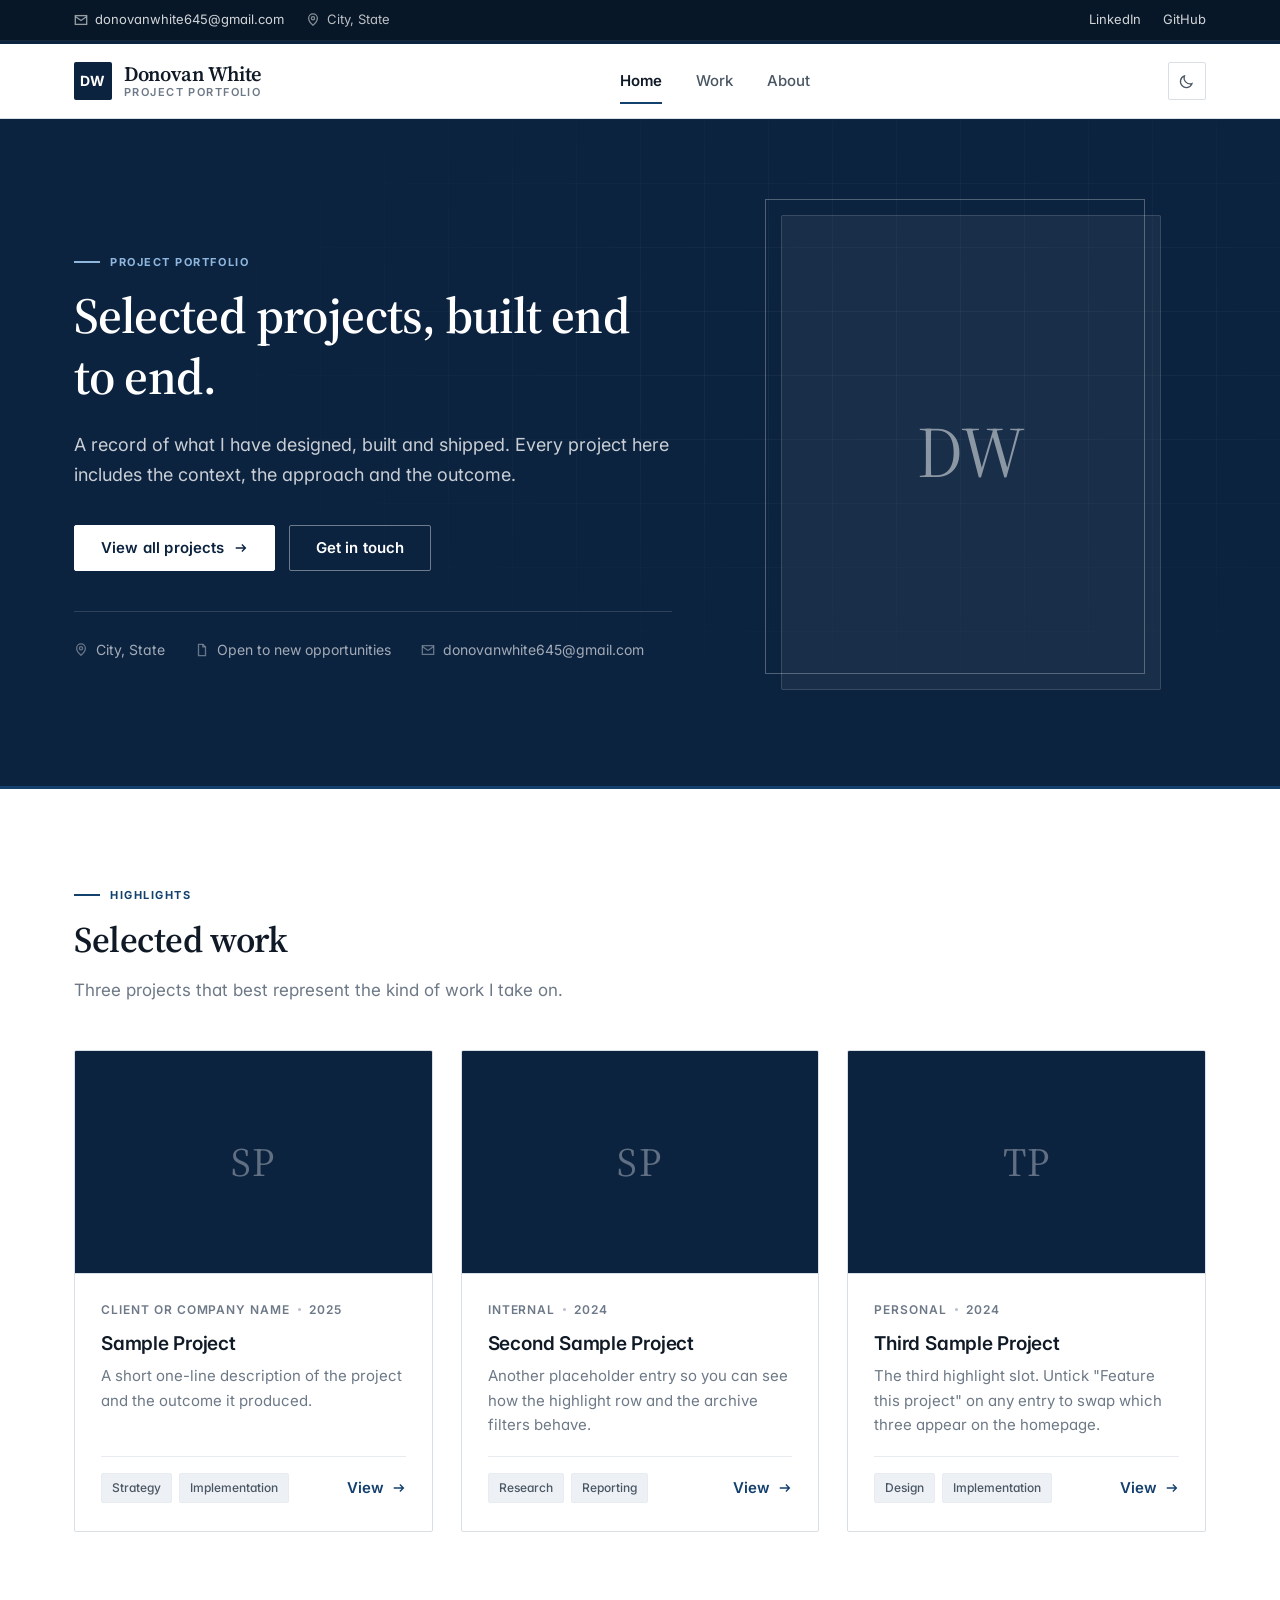
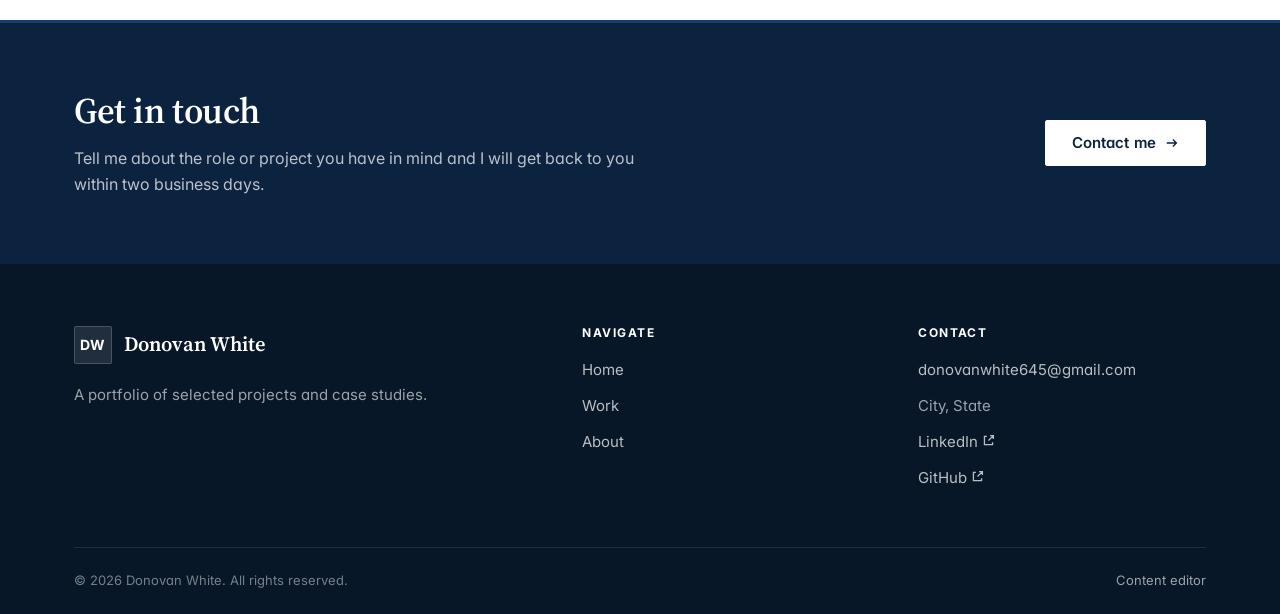
<file: index.html>
<!DOCTYPE html>
<html lang="en" data-theme="light">
<head>
<meta charset="utf-8">
<meta name="viewport" content="width=device-width, initial-scale=1">
<title>Donovan White · Project Portfolio</title>
<meta name="description" content="Selected projects and case studies.">
<meta name="color-scheme" content="light dark">
<meta property="og:title" content="Donovan White · Project Portfolio">
<meta property="og:description" content="Selected projects and case studies.">
<meta property="og:type" content="website">
<link rel="icon" href="assets/img/favicon.svg" type="image/svg+xml">
<link rel="preconnect" href="https://fonts.googleapis.com">
<link rel="preconnect" href="https://fonts.gstatic.com" crossorigin>
<link rel="stylesheet" href="https://fonts.googleapis.com/css2?family=Inter:wght@400;500;600;700&family=Source+Serif+4:opsz,wght@8..60,400;8..60,600&display=swap">
<link rel="stylesheet" href="assets/css/main.css">
<script>
/* Apply the saved theme before first paint to avoid a flash of the wrong palette. */
(function () {
  try {
    var saved = localStorage.getItem("portfolio:theme");
    var mode = (saved === "light" || saved === "dark") ? saved
      : (window.matchMedia && window.matchMedia("(prefers-color-scheme: dark)").matches ? "dark" : "light");
    document.documentElement.setAttribute("data-theme", mode);
  } catch (e) {}
})();
</script>
<script src="assets/js/site.js" defer></script>
</head>
<body data-page="home">
<a class="skip-link" href="#main">Skip to content</a>
<div data-site-header></div>
<noscript>
  <div class="container" style="padding:40px 24px">
    <div class="empty-state">
      <h3>JavaScript is required</h3>
      <p>This portfolio renders its content from a data file in the browser. Please enable JavaScript to view it.</p>
    </div>
  </div>
</noscript>
<main id="main">
<div data-hero></div>
<div data-featured></div>
<div data-cta></div>
</main>
<div data-site-footer></div>
</body>
</html>
</file>
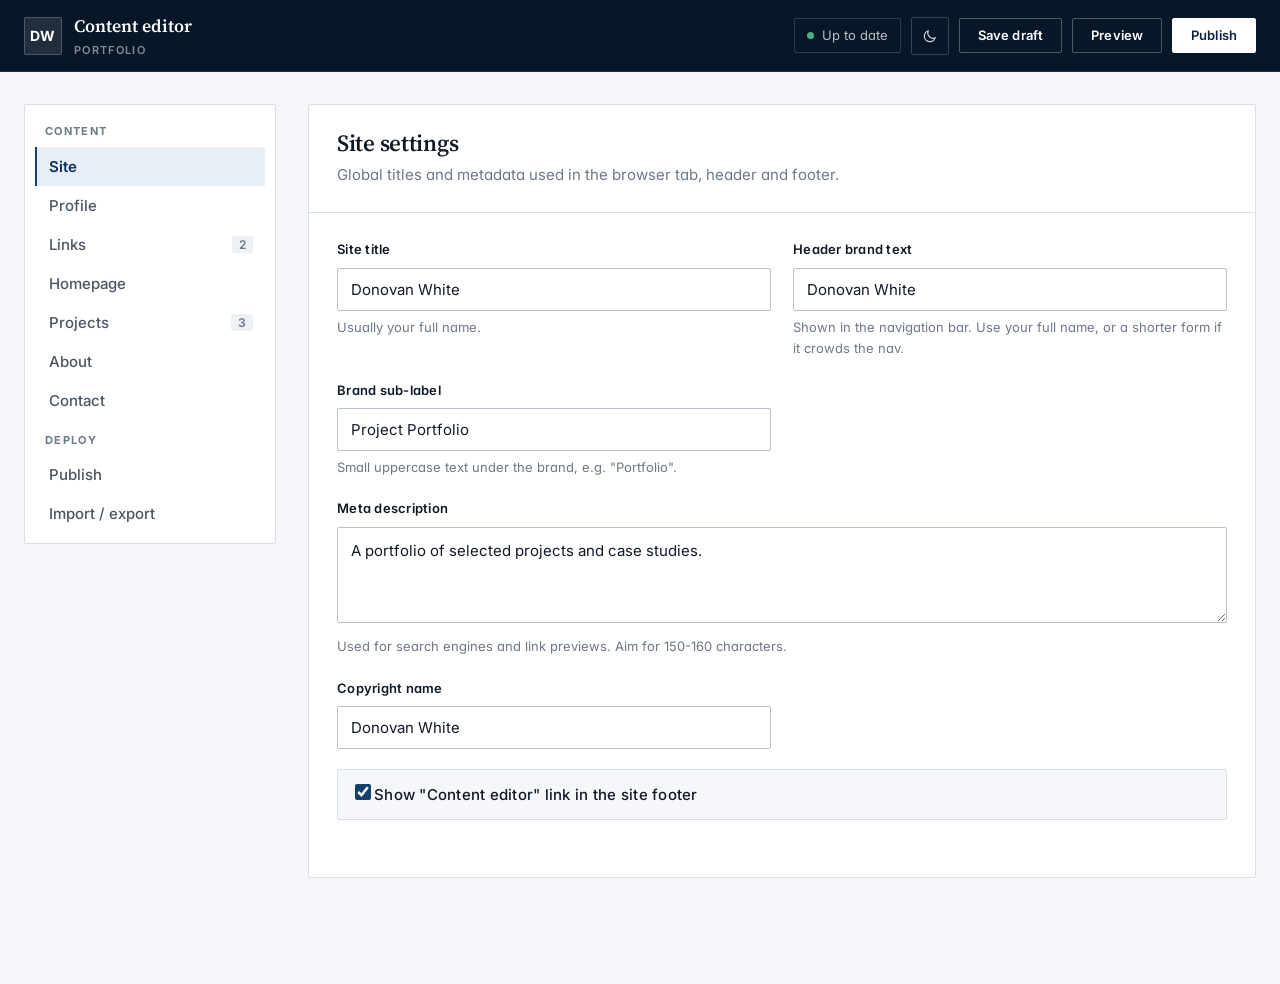
<file: admin/index.html>
<!DOCTYPE html>
<html lang="en" data-theme="light">
<head>
<meta charset="utf-8">
<meta name="viewport" content="width=device-width, initial-scale=1">
<title>Content editor · Portfolio</title>
<meta name="robots" content="noindex, nofollow">
<meta name="color-scheme" content="light dark">
<link rel="icon" href="../assets/img/favicon.svg" type="image/svg+xml">
<link rel="preconnect" href="https://fonts.googleapis.com">
<link rel="preconnect" href="https://fonts.gstatic.com" crossorigin>
<link rel="stylesheet" href="https://fonts.googleapis.com/css2?family=Inter:wght@400;500;600;700&family=Source+Serif+4:opsz,wght@8..60,400;8..60,600&display=swap">
<link rel="stylesheet" href="../assets/css/main.css">
<link rel="stylesheet" href="../assets/css/admin.css">
<script>
(function () {
  try {
    var saved = localStorage.getItem("portfolio:theme");
    var mode = (saved === "light" || saved === "dark") ? saved
      : (window.matchMedia && window.matchMedia("(prefers-color-scheme: dark)").matches ? "dark" : "light");
    document.documentElement.setAttribute("data-theme", mode);
  } catch (e) {}
})();
</script>
<script src="../assets/js/admin.js" defer></script>
</head>
<body class="admin">

<div class="admin-bar">
  <div class="admin-bar-inner">
    <a class="admin-brand" href="../index.html">
      <span class="brand-mark" aria-hidden="true" data-admin-initials>DW</span>
      <span>Content editor<small>Portfolio</small></span>
    </a>

    <div class="admin-bar-actions">
      <span class="save-state" data-save-state><span class="dot"></span><span>Loading…</span></span>
      <button class="icon-btn" type="button" data-theme-toggle aria-label="Toggle theme"
              style="border-color:rgba(255,255,255,.2);color:rgba(255,255,255,.8)"></button>
      <button class="btn btn--outline btn--sm" type="button" data-action="save"
              style="border-color:rgba(255,255,255,.28);color:#fff">Save draft</button>
      <button class="btn btn--outline btn--sm" type="button" data-action="top-preview"
              style="border-color:rgba(255,255,255,.28);color:#fff">Preview</button>
      <button class="btn btn--on-dark btn--sm" type="button" data-action="top-publish">Publish</button>
    </div>
  </div>
</div>

<div class="admin-shell">
  <nav class="admin-nav" data-admin-nav aria-label="Editor sections"></nav>
  <div class="admin-main" data-admin-main></div>
</div>

<div class="toast-stack"></div>

<noscript>
  <div style="max-width:700px;margin:60px auto;padding:0 24px">
    <div class="empty-state">
      <h3>JavaScript is required</h3>
      <p>The content editor runs entirely in your browser and needs JavaScript enabled.</p>
    </div>
  </div>
</noscript>

</body>
</html>
</file>
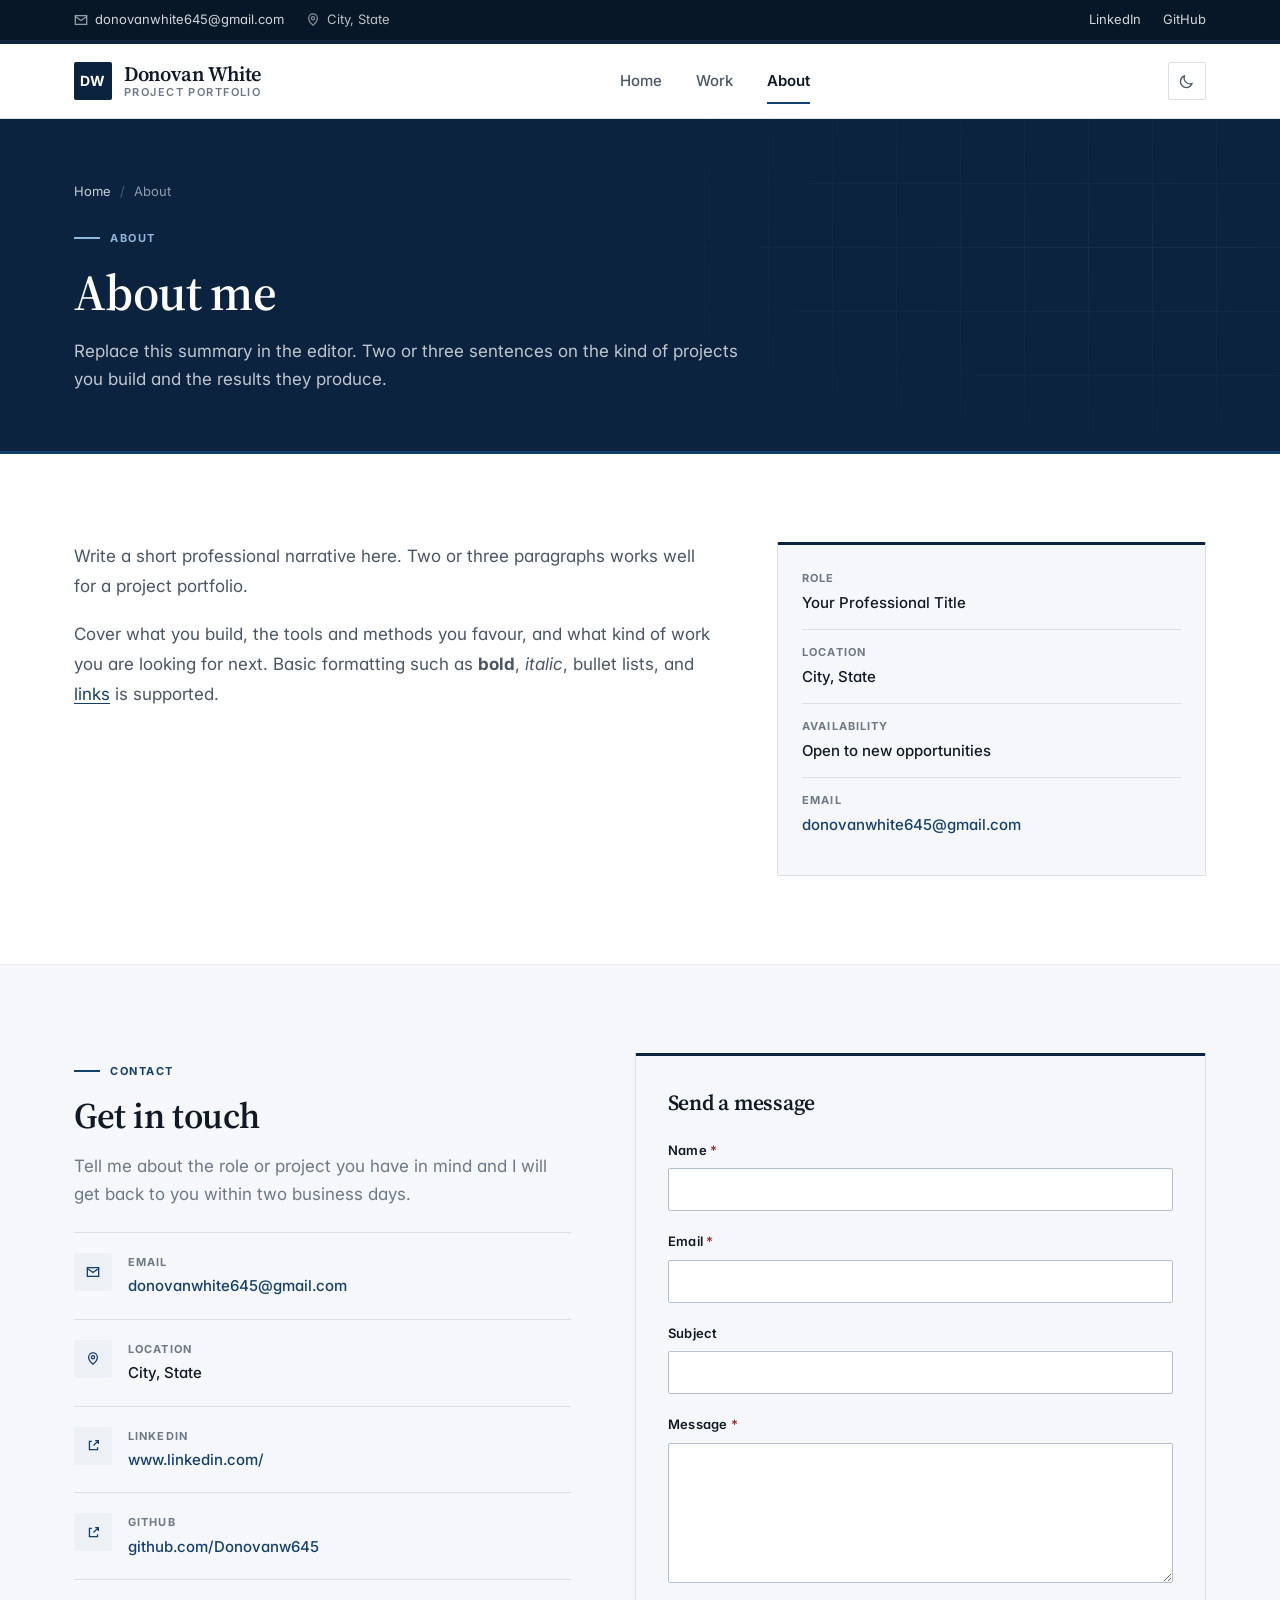
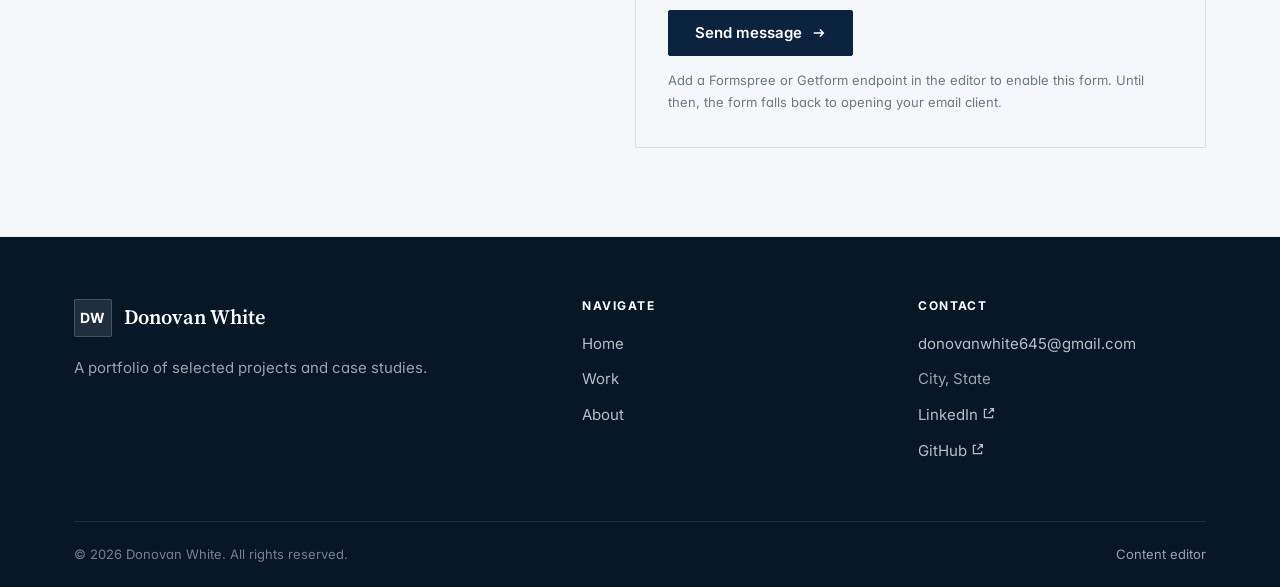
<file: about.html>
<!DOCTYPE html>
<html lang="en" data-theme="light">
<head>
<meta charset="utf-8">
<meta name="viewport" content="width=device-width, initial-scale=1">
<title>About · Donovan White</title>
<meta name="description" content="Background and how to get in touch.">
<meta name="color-scheme" content="light dark">
<meta property="og:title" content="About · Donovan White">
<meta property="og:description" content="Background and how to get in touch.">
<meta property="og:type" content="website">
<link rel="icon" href="assets/img/favicon.svg" type="image/svg+xml">
<link rel="preconnect" href="https://fonts.googleapis.com">
<link rel="preconnect" href="https://fonts.gstatic.com" crossorigin>
<link rel="stylesheet" href="https://fonts.googleapis.com/css2?family=Inter:wght@400;500;600;700&family=Source+Serif+4:opsz,wght@8..60,400;8..60,600&display=swap">
<link rel="stylesheet" href="assets/css/main.css">
<script>
/* Apply the saved theme before first paint to avoid a flash of the wrong palette. */
(function () {
  try {
    var saved = localStorage.getItem("portfolio:theme");
    var mode = (saved === "light" || saved === "dark") ? saved
      : (window.matchMedia && window.matchMedia("(prefers-color-scheme: dark)").matches ? "dark" : "light");
    document.documentElement.setAttribute("data-theme", mode);
  } catch (e) {}
})();
</script>
<script src="assets/js/site.js" defer></script>
</head>
<body data-page="about">
<a class="skip-link" href="#main">Skip to content</a>
<div data-site-header></div>
<noscript>
  <div class="container" style="padding:40px 24px">
    <div class="empty-state">
      <h3>JavaScript is required</h3>
      <p>This portfolio renders its content from a data file in the browser. Please enable JavaScript to view it.</p>
    </div>
  </div>
</noscript>
<main id="main">
<div data-banner></div>
<div data-about></div>
<div data-contact></div>
</main>
<div data-site-footer></div>
</body>
</html>
</file>
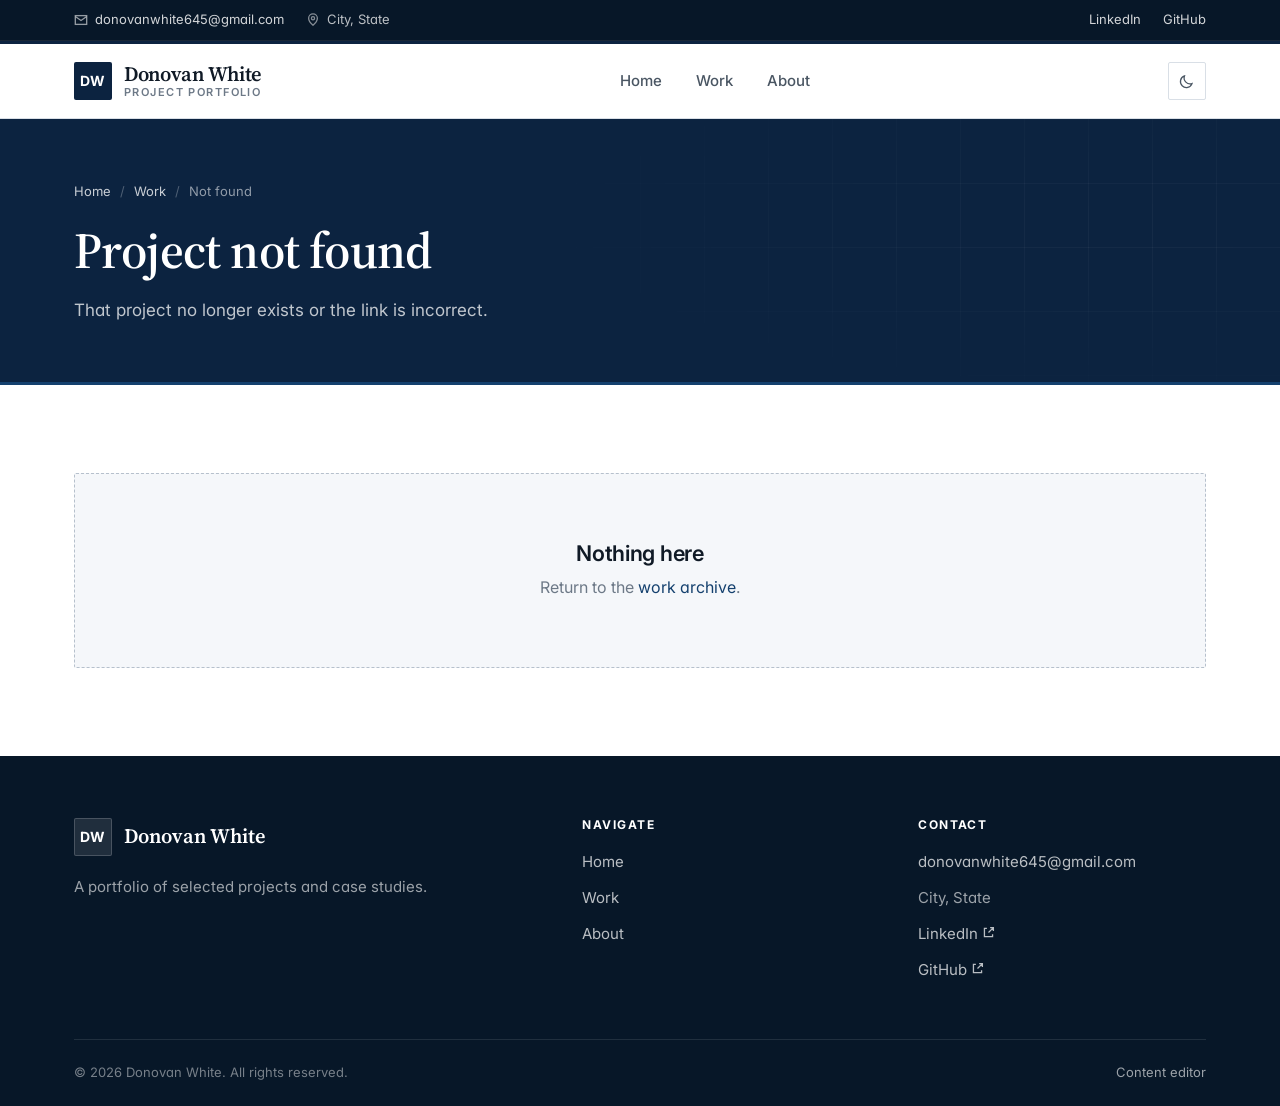
<file: project.html>
<!DOCTYPE html>
<html lang="en" data-theme="light">
<head>
<meta charset="utf-8">
<meta name="viewport" content="width=device-width, initial-scale=1">
<title>Case study · Donovan White</title>
<meta name="description" content="Project case study.">
<meta name="color-scheme" content="light dark">
<meta property="og:title" content="Case study · Donovan White">
<meta property="og:description" content="Project case study.">
<meta property="og:type" content="website">
<link rel="icon" href="assets/img/favicon.svg" type="image/svg+xml">
<link rel="preconnect" href="https://fonts.googleapis.com">
<link rel="preconnect" href="https://fonts.gstatic.com" crossorigin>
<link rel="stylesheet" href="https://fonts.googleapis.com/css2?family=Inter:wght@400;500;600;700&family=Source+Serif+4:opsz,wght@8..60,400;8..60,600&display=swap">
<link rel="stylesheet" href="assets/css/main.css">
<script>
/* Apply the saved theme before first paint to avoid a flash of the wrong palette. */
(function () {
  try {
    var saved = localStorage.getItem("portfolio:theme");
    var mode = (saved === "light" || saved === "dark") ? saved
      : (window.matchMedia && window.matchMedia("(prefers-color-scheme: dark)").matches ? "dark" : "light");
    document.documentElement.setAttribute("data-theme", mode);
  } catch (e) {}
})();
</script>
<script src="assets/js/site.js" defer></script>
</head>
<body data-page="project">
<a class="skip-link" href="#main">Skip to content</a>
<div data-site-header></div>
<noscript>
  <div class="container" style="padding:40px 24px">
    <div class="empty-state">
      <h3>JavaScript is required</h3>
      <p>This portfolio renders its content from a data file in the browser. Please enable JavaScript to view it.</p>
    </div>
  </div>
</noscript>
<main id="main">
<div data-banner></div>
<div data-project-detail></div>
<div data-cta></div>
</main>
<div data-site-footer></div>
</body>
</html>
</file>
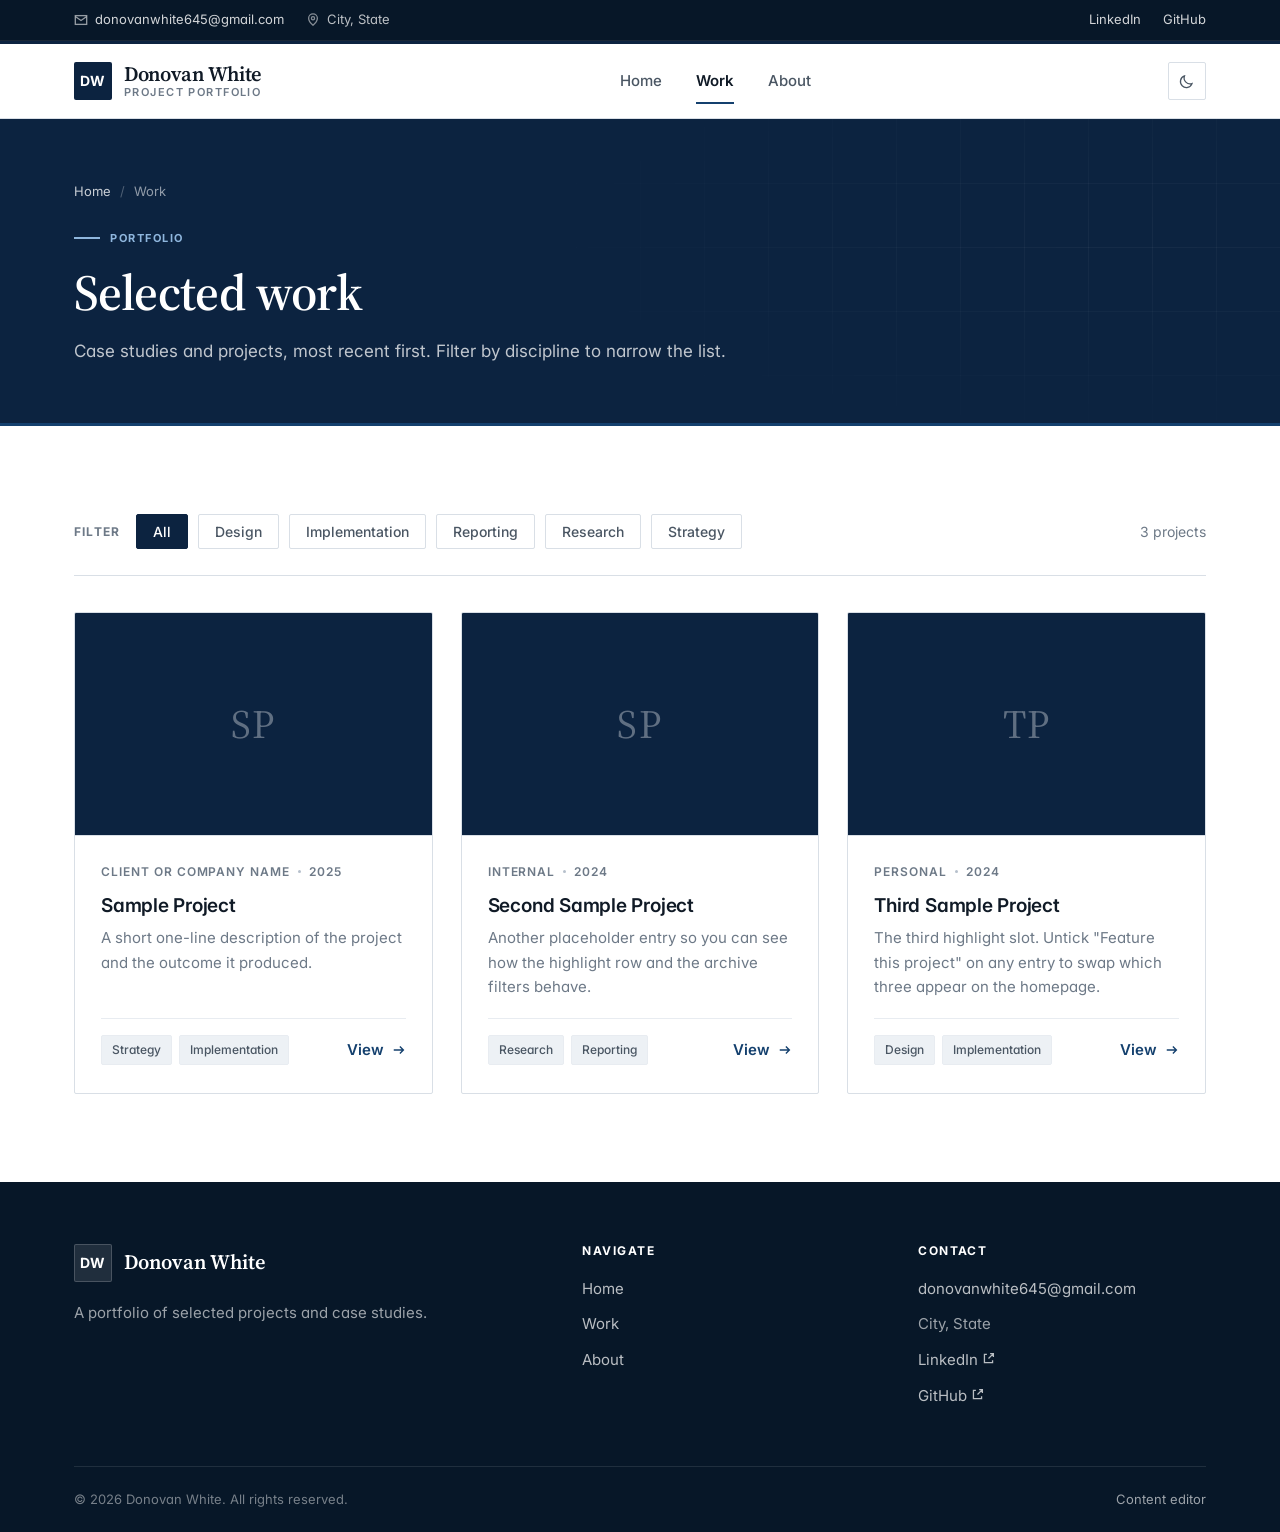
<file: projects.html>
<!DOCTYPE html>
<html lang="en" data-theme="light">
<head>
<meta charset="utf-8">
<meta name="viewport" content="width=device-width, initial-scale=1">
<title>Work · Donovan White</title>
<meta name="description" content="Every project, with filters by discipline.">
<meta name="color-scheme" content="light dark">
<meta property="og:title" content="Work · Donovan White">
<meta property="og:description" content="Every project, with filters by discipline.">
<meta property="og:type" content="website">
<link rel="icon" href="assets/img/favicon.svg" type="image/svg+xml">
<link rel="preconnect" href="https://fonts.googleapis.com">
<link rel="preconnect" href="https://fonts.gstatic.com" crossorigin>
<link rel="stylesheet" href="https://fonts.googleapis.com/css2?family=Inter:wght@400;500;600;700&family=Source+Serif+4:opsz,wght@8..60,400;8..60,600&display=swap">
<link rel="stylesheet" href="assets/css/main.css">
<script>
/* Apply the saved theme before first paint to avoid a flash of the wrong palette. */
(function () {
  try {
    var saved = localStorage.getItem("portfolio:theme");
    var mode = (saved === "light" || saved === "dark") ? saved
      : (window.matchMedia && window.matchMedia("(prefers-color-scheme: dark)").matches ? "dark" : "light");
    document.documentElement.setAttribute("data-theme", mode);
  } catch (e) {}
})();
</script>
<script src="assets/js/site.js" defer></script>
</head>
<body data-page="projects">
<a class="skip-link" href="#main">Skip to content</a>
<div data-site-header></div>
<noscript>
  <div class="container" style="padding:40px 24px">
    <div class="empty-state">
      <h3>JavaScript is required</h3>
      <p>This portfolio renders its content from a data file in the browser. Please enable JavaScript to view it.</p>
    </div>
  </div>
</noscript>
<main id="main">
<div data-banner></div>
<div data-projects></div>
<div data-cta></div>
</main>
<div data-site-footer></div>
</body>
</html>
</file>
<file: assets/css/main.css>
/* ==========================================================================
   Portfolio - Core stylesheet
   Design language: corporate blue, squared edges, hairline rules,
   restrained typography. No decorative gradients on interactive elements.
   ========================================================================== */

/* --------------------------------------------------------------------------
   1. Tokens
   -------------------------------------------------------------------------- */
:root {
  /* Brand blues */
  --c-navy:        #0c2340;
  --c-navy-dark:   #071728;
  --c-navy-soft:   #14304f;
  --c-primary:     #14406e;
  --c-primary-dk:  #0e3059;
  --c-primary-lt:  #2d6396;
  --c-primary-pale:#e8eef5;

  /* Neutrals */
  --c-ink:         #101a26;
  --c-body:        #4a5663;
  --c-muted:       #6d7987;
  --c-line:        #d9dfe6;
  --c-line-soft:   #e8ecf1;
  --c-line-strong: #b6c0cc;
  --c-surface:     #ffffff;
  --c-surface-2:   #f5f7fa;
  --c-surface-3:   #edf1f5;

  /* Status */
  --c-good:        #1d6b4f;
  --c-warn:        #8a5a12;
  --c-bad:         #9b2c2c;

  /* Shape */
  --r:             2px;
  --r-none:        0px;
  --shadow-sm:     0 1px 2px rgba(16, 26, 38, 0.06);
  --shadow-md:     0 2px 8px rgba(16, 26, 38, 0.08);
  --shadow-lg:     0 8px 28px rgba(16, 26, 38, 0.12);

  /* Metrics */
  --container:     1180px;
  --gutter:        24px;
  --section-y:     88px;

  /* Type */
  --font-sans: "Inter", -apple-system, BlinkMacSystemFont, "Segoe UI", Roboto,
               "Helvetica Neue", Arial, sans-serif;
  --font-serif: "Source Serif 4", Georgia, "Times New Roman", serif;
  --font-mono: ui-monospace, SFMono-Regular, "SF Mono", Menlo, Consolas, monospace;
}

/* Dark theme -------------------------------------------------------------- */
:root[data-theme="dark"] {
  /* Kept a clear step darker than --c-surface so the hero, CTA and footer
     still read as distinct bands rather than blending into the page. */
  --c-navy:        #060e18;
  --c-navy-dark:   #03080e;
  --c-navy-soft:   #14243a;
  --c-primary:     #5f95cc;
  --c-primary-dk:  #7aabdc;
  --c-primary-lt:  #8dbbe6;
  --c-primary-pale:#16283d;

  --c-ink:         #eaeff5;
  --c-body:        #adb9c7;
  --c-muted:       #8593a3;
  --c-line:        #23364c;
  --c-line-soft:   #1b2b3d;
  --c-line-strong: #33506e;
  --c-surface:     #0d1825;
  --c-surface-2:   #111f30;
  --c-surface-3:   #16273b;

  --c-good:        #56b48c;
  --c-warn:        #d4a45a;
  --c-bad:         #e08585;

  --shadow-sm:     0 1px 2px rgba(0, 0, 0, 0.4);
  --shadow-md:     0 2px 8px rgba(0, 0, 0, 0.45);
  --shadow-lg:     0 8px 28px rgba(0, 0, 0, 0.55);
}

/* --------------------------------------------------------------------------
   2. Reset & base
   -------------------------------------------------------------------------- */
*, *::before, *::after { box-sizing: border-box; }

html {
  -webkit-text-size-adjust: 100%;
  scroll-behavior: smooth;
}
@media (prefers-reduced-motion: reduce) {
  html { scroll-behavior: auto; }
  *, *::before, *::after {
    animation-duration: 0.01ms !important;
    transition-duration: 0.01ms !important;
  }
}

body {
  margin: 0;
  font-family: var(--font-sans);
  font-size: 16px;
  line-height: 1.65;
  color: var(--c-body);
  background: var(--c-surface);
  -webkit-font-smoothing: antialiased;
  -moz-osx-font-smoothing: grayscale;
  font-feature-settings: "kern" 1, "liga" 1, "cv11" 1;
  overflow-x: hidden;
}

h1, h2, h3, h4, h5, h6 {
  margin: 0 0 0.6em;
  color: var(--c-ink);
  font-weight: 600;
  line-height: 1.22;
  letter-spacing: -0.012em;
}

h1 { font-family: var(--font-serif); font-size: clamp(2.1rem, 4.2vw, 3.15rem); font-weight: 600; }
h2 { font-family: var(--font-serif); font-size: clamp(1.6rem, 2.9vw, 2.25rem); font-weight: 600; }
h3 { font-size: clamp(1.15rem, 1.7vw, 1.35rem); }
h4 { font-size: 1.0625rem; }

p { margin: 0 0 1.1em; }
p:last-child { margin-bottom: 0; }

a {
  color: var(--c-primary);
  text-decoration: none;
  transition: color 0.15s ease;
}
a:hover { color: var(--c-primary-dk); text-decoration: underline; text-underline-offset: 3px; }

img { max-width: 100%; height: auto; display: block; border-style: none; }

ul, ol { margin: 0 0 1.1em; padding-left: 1.3em; }
li { margin-bottom: 0.4em; }

hr {
  border: 0;
  border-top: 1px solid var(--c-line);
  margin: 40px 0;
}

code, kbd, pre {
  font-family: var(--font-mono);
  font-size: 0.875em;
}
code {
  background: var(--c-surface-3);
  border: 1px solid var(--c-line-soft);
  padding: 0.1em 0.35em;
  border-radius: var(--r);
}

blockquote {
  margin: 1.6em 0;
  padding: 4px 0 4px 22px;
  border-left: 3px solid var(--c-primary);
  color: var(--c-ink);
  font-family: var(--font-serif);
  font-size: 1.1rem;
  font-style: italic;
}

:focus-visible {
  outline: 2px solid var(--c-primary);
  outline-offset: 2px;
}

::selection { background: var(--c-primary); color: #fff; }

/* --------------------------------------------------------------------------
   3. Layout primitives
   -------------------------------------------------------------------------- */
.container {
  width: 100%;
  max-width: var(--container);
  margin: 0 auto;
  padding: 0 var(--gutter);
}
.container--narrow { max-width: 820px; }

.section { padding: var(--section-y) 0; }
.section--tight { padding: 56px 0; }
.section--alt { background: var(--c-surface-2); border-top: 1px solid var(--c-line-soft); border-bottom: 1px solid var(--c-line-soft); }

.grid { display: grid; gap: 28px; }
.grid--2 { grid-template-columns: repeat(2, minmax(0, 1fr)); }
.grid--3 { grid-template-columns: repeat(3, minmax(0, 1fr)); }
.grid--4 { grid-template-columns: repeat(4, minmax(0, 1fr)); }

.stack > * + * { margin-top: 18px; }
.text-center { text-align: center; }
.visually-hidden {
  position: absolute !important;
  width: 1px; height: 1px;
  margin: -1px; padding: 0;
  overflow: hidden; clip: rect(0 0 0 0);
  white-space: nowrap; border: 0;
}

.skip-link {
  position: absolute;
  left: -9999px;
  top: 0;
  z-index: 200;
  background: var(--c-navy);
  color: #fff;
  padding: 12px 20px;
  font-size: 0.875rem;
  font-weight: 600;
}
.skip-link:focus { left: 0; color: #fff; }

/* --------------------------------------------------------------------------
   4. Section headers
   -------------------------------------------------------------------------- */
.eyebrow {
  display: inline-flex;
  align-items: center;
  gap: 10px;
  margin: 0 0 14px;
  font-size: 0.6875rem;
  font-weight: 700;
  letter-spacing: 0.14em;
  text-transform: uppercase;
  color: var(--c-primary);
}
.eyebrow::before {
  content: "";
  width: 26px;
  height: 2px;
  background: var(--c-primary);
}
.eyebrow--center { justify-content: center; }

.section-head { max-width: 680px; margin-bottom: 46px; }
.section-head--center { margin-left: auto; margin-right: auto; text-align: center; }
.section-head p {
  font-size: 1.0625rem;
  color: var(--c-muted);
  margin-bottom: 0;
}
.section-head h2 { margin-bottom: 14px; }

/* --------------------------------------------------------------------------
   5. Buttons
   -------------------------------------------------------------------------- */
.btn {
  display: inline-flex;
  align-items: center;
  justify-content: center;
  gap: 9px;
  padding: 13px 26px;
  border: 1px solid transparent;
  border-radius: var(--r);
  font-family: inherit;
  font-size: 0.9375rem;
  font-weight: 600;
  line-height: 1.2;
  letter-spacing: 0.01em;
  text-decoration: none;
  cursor: pointer;
  white-space: nowrap;
  transition: background-color 0.15s ease, border-color 0.15s ease, color 0.15s ease;
}
.btn:hover { text-decoration: none; }
.btn:disabled, .btn[aria-disabled="true"] { opacity: 0.5; cursor: not-allowed; }

.btn--primary {
  background: var(--c-navy);
  border-color: var(--c-navy);
  color: #fff;
}
.btn--primary:hover { background: var(--c-primary); border-color: var(--c-primary); color: #fff; }

.btn--outline {
  background: transparent;
  border-color: var(--c-line-strong);
  color: var(--c-ink);
}
.btn--outline:hover { border-color: var(--c-navy); background: var(--c-surface-2); color: var(--c-ink); }

.btn--ghost {
  background: transparent;
  border-color: transparent;
  color: var(--c-primary);
  padding-left: 0;
  padding-right: 0;
}
.btn--ghost:hover { color: var(--c-primary-dk); background: transparent; }

.btn--on-dark {
  background: #fff;
  border-color: #fff;
  color: var(--c-navy);
}
.btn--on-dark:hover { background: var(--c-primary-pale); border-color: var(--c-primary-pale); color: var(--c-navy); }

.btn--outline-on-dark {
  background: transparent;
  border-color: rgba(255, 255, 255, 0.4);
  color: #fff;
}
.btn--outline-on-dark:hover { border-color: #fff; background: rgba(255, 255, 255, 0.08); color: #fff; }

.btn--sm { padding: 9px 18px; font-size: 0.8125rem; }

.btn-row { display: flex; flex-wrap: wrap; gap: 14px; }

.arrow-link {
  display: inline-flex;
  align-items: center;
  gap: 8px;
  font-size: 0.9375rem;
  font-weight: 600;
  color: var(--c-primary);
}
.arrow-link svg { transition: transform 0.18s ease; }
.arrow-link:hover { text-decoration: none; }
.arrow-link:hover svg { transform: translateX(4px); }

/* --------------------------------------------------------------------------
   6. Header / navigation
   -------------------------------------------------------------------------- */
.utility-bar {
  background: var(--c-navy-dark);
  color: rgba(255, 255, 255, 0.72);
  font-size: 0.8125rem;
  border-bottom: 1px solid rgba(255, 255, 255, 0.07);
}
.utility-bar .container {
  display: flex;
  align-items: center;
  justify-content: space-between;
  gap: 20px;
  min-height: 40px;
  padding-top: 6px;
  padding-bottom: 6px;
}
.utility-bar a { color: rgba(255, 255, 255, 0.82); }
.utility-bar a:hover { color: #fff; text-decoration: none; }
.utility-items { display: flex; align-items: center; gap: 22px; flex-wrap: wrap; }
.utility-item { display: inline-flex; align-items: center; gap: 7px; }
.utility-item svg { opacity: 0.7; flex: none; }

.site-header {
  position: sticky;
  top: 0;
  z-index: 100;
  background: var(--c-surface);
  border-bottom: 1px solid var(--c-line);
}
.site-header::before {
  content: "";
  display: block;
  height: 3px;
  background: var(--c-navy);
}
.site-header.is-stuck { box-shadow: var(--shadow-sm); }

.header-inner {
  display: flex;
  align-items: center;
  justify-content: space-between;
  gap: 24px;
  min-height: 74px;
}

.brand {
  display: inline-flex;
  align-items: center;
  gap: 12px;
  color: var(--c-ink);
  font-family: var(--font-serif);
  font-size: 1.28rem;
  font-weight: 600;
  letter-spacing: -0.015em;
}
.brand:hover { text-decoration: none; color: var(--c-ink); }
.brand-mark {
  display: grid;
  place-items: center;
  width: 38px;
  height: 38px;
  flex: none;
  background: var(--c-navy);
  color: #fff;
  font-family: var(--font-sans);
  font-size: 0.875rem;
  font-weight: 700;
  letter-spacing: 0.02em;
  border-radius: var(--r);
}
.brand-text { display: flex; flex-direction: column; line-height: 1.15; }
.brand-sub {
  font-family: var(--font-sans);
  font-size: 0.6875rem;
  font-weight: 600;
  letter-spacing: 0.13em;
  text-transform: uppercase;
  color: var(--c-muted);
}

.site-nav { display: flex; align-items: center; gap: 4px; }
.site-nav a {
  position: relative;
  padding: 10px 15px;
  font-size: 0.9375rem;
  font-weight: 500;
  color: var(--c-body);
  border-radius: var(--r);
}
.site-nav a:hover { color: var(--c-ink); background: var(--c-surface-2); text-decoration: none; }
.site-nav a.is-active { color: var(--c-ink); font-weight: 600; }
.site-nav a.is-active::after {
  content: "";
  position: absolute;
  left: 15px; right: 15px; bottom: -1px;
  height: 2px;
  background: var(--c-primary);
}

.header-actions { display: flex; align-items: center; gap: 12px; }

.icon-btn {
  display: grid;
  place-items: center;
  width: 38px;
  height: 38px;
  padding: 0;
  background: transparent;
  border: 1px solid var(--c-line);
  border-radius: var(--r);
  color: var(--c-body);
  cursor: pointer;
  transition: border-color 0.15s ease, color 0.15s ease, background-color 0.15s ease;
}
.icon-btn:hover { border-color: var(--c-line-strong); color: var(--c-ink); background: var(--c-surface-2); }

.nav-toggle { display: none; }

@media (max-width: 900px) {
  .nav-toggle { display: grid; }
  .site-nav {
    position: fixed;
    inset: 0 0 0 auto;
    width: min(320px, 82vw);
    flex-direction: column;
    align-items: stretch;
    gap: 0;
    padding: 26px 22px;
    background: var(--c-surface);
    border-left: 1px solid var(--c-line);
    box-shadow: var(--shadow-lg);
    transform: translateX(100%);
    transition: transform 0.24s ease;
    overflow-y: auto;
    z-index: 120;
  }
  .site-nav.is-open { transform: translateX(0); }
  .site-nav a {
    padding: 15px 8px;
    border-bottom: 1px solid var(--c-line-soft);
    border-radius: 0;
    font-size: 1rem;
  }
  .site-nav a.is-active::after { left: 8px; right: auto; width: 20px; bottom: 8px; }
  .nav-close { align-self: flex-end; margin-bottom: 14px; }
  .nav-backdrop {
    position: fixed;
    inset: 0;
    background: rgba(12, 35, 64, 0.42);
    opacity: 0;
    visibility: hidden;
    transition: opacity 0.24s ease, visibility 0.24s ease;
    z-index: 110;
  }
  .nav-backdrop.is-open { opacity: 1; visibility: visible; }
  .utility-bar .utility-items .utility-item--hide-sm { display: none; }
}
@media (min-width: 901px) {
  .nav-close { display: none; }
  .nav-backdrop { display: none; }
}

/* --------------------------------------------------------------------------
   7. Hero
   -------------------------------------------------------------------------- */
.hero {
  position: relative;
  background: var(--c-navy);
  color: rgba(255, 255, 255, 0.82);
  overflow: hidden;
  border-bottom: 3px solid var(--c-primary);
}
.hero::after {
  content: "";
  position: absolute;
  inset: 0;
  background-image:
    linear-gradient(rgba(255, 255, 255, 0.045) 1px, transparent 1px),
    linear-gradient(90deg, rgba(255, 255, 255, 0.045) 1px, transparent 1px);
  background-size: 64px 64px;
  mask-image: radial-gradient(ellipse 85% 75% at 72% 35%, #000 10%, transparent 72%);
  -webkit-mask-image: radial-gradient(ellipse 85% 75% at 72% 35%, #000 10%, transparent 72%);
  pointer-events: none;
}
.hero .container { position: relative; z-index: 1; }

.hero-grid {
  display: grid;
  grid-template-columns: minmax(0, 1.12fr) minmax(0, 0.88fr);
  gap: 64px;
  align-items: center;
  padding: 96px 0;
}
.hero h1 { color: #fff; margin-bottom: 22px; }
.hero .eyebrow { color: #8fb6dd; }
.hero .eyebrow::before { background: #8fb6dd; }
.hero-lede {
  font-size: 1.125rem;
  line-height: 1.7;
  color: rgba(255, 255, 255, 0.78);
  max-width: 56ch;
  margin-bottom: 34px;
}
.hero .btn-row { margin-bottom: 40px; }

.hero-meta {
  display: flex;
  flex-wrap: wrap;
  gap: 12px 30px;
  padding-top: 26px;
  border-top: 1px solid rgba(255, 255, 255, 0.14);
  font-size: 0.875rem;
  color: rgba(255, 255, 255, 0.62);
}
.hero-meta span { display: inline-flex; align-items: center; gap: 8px; }
.hero-meta svg { opacity: 0.6; flex: none; }

.hero-portrait { position: relative; justify-self: center; width: 100%; max-width: 380px; }
.hero-portrait::before {
  content: "";
  position: absolute;
  left: -16px; top: -16px;
  width: 100%; height: 100%;
  border: 1px solid rgba(255, 255, 255, 0.28);
  pointer-events: none;
}
.hero-portrait img {
  position: relative;
  width: 100%;
  aspect-ratio: 4 / 5;
  object-fit: cover;
  border-radius: var(--r);
  filter: saturate(0.94);
}
.hero-portrait--placeholder {
  display: grid;
  place-items: center;
  aspect-ratio: 4 / 5;
  background: rgba(255, 255, 255, 0.05);
  border: 1px solid rgba(255, 255, 255, 0.14);
  color: rgba(255, 255, 255, 0.5);
  font-family: var(--font-serif);
  font-size: 4.5rem;
  border-radius: var(--r);
}

/* Compact page banner (interior pages) */
.page-banner {
  background: var(--c-navy);
  color: rgba(255, 255, 255, 0.78);
  border-bottom: 3px solid var(--c-primary);
  padding: 62px 0 58px;
  position: relative;
  overflow: hidden;
}
.page-banner::after {
  content: "";
  position: absolute;
  inset: 0;
  background-image:
    linear-gradient(rgba(255, 255, 255, 0.04) 1px, transparent 1px),
    linear-gradient(90deg, rgba(255, 255, 255, 0.04) 1px, transparent 1px);
  background-size: 64px 64px;
  mask-image: radial-gradient(ellipse 70% 100% at 88% 40%, #000 5%, transparent 70%);
  -webkit-mask-image: radial-gradient(ellipse 70% 100% at 88% 40%, #000 5%, transparent 70%);
  pointer-events: none;
}
.page-banner .container { position: relative; z-index: 1; }
.page-banner h1 { color: #fff; margin-bottom: 14px; }
.page-banner .eyebrow { color: #8fb6dd; }
.page-banner .eyebrow::before { background: #8fb6dd; }
.page-banner p { max-width: 62ch; font-size: 1.0625rem; color: rgba(255, 255, 255, 0.74); margin-bottom: 0; }

.breadcrumb {
  display: flex;
  flex-wrap: wrap;
  align-items: center;
  gap: 9px;
  margin-bottom: 18px;
  font-size: 0.8125rem;
  color: rgba(255, 255, 255, 0.55);
}
.breadcrumb a { color: rgba(255, 255, 255, 0.78); }
.breadcrumb a:hover { color: #fff; }
.breadcrumb .sep { opacity: 0.5; }

/* --------------------------------------------------------------------------
   8. Cards
   -------------------------------------------------------------------------- */
.card {
  display: flex;
  flex-direction: column;
  background: var(--c-surface);
  border: 1px solid var(--c-line);
  border-radius: var(--r);
  transition: border-color 0.18s ease, box-shadow 0.18s ease, transform 0.18s ease;
}
a.card:hover, .card--link:hover {
  border-color: var(--c-line-strong);
  box-shadow: var(--shadow-md);
  text-decoration: none;
}

/* Service / capability card */
.service-card {
  padding: 34px 30px;
  background: var(--c-surface);
  border: 1px solid var(--c-line);
  border-top: 3px solid var(--c-navy);
  border-radius: var(--r);
  transition: box-shadow 0.18s ease, border-top-color 0.18s ease;
}
.service-card:hover { box-shadow: var(--shadow-md); border-top-color: var(--c-primary); }
.service-num {
  display: block;
  margin-bottom: 16px;
  font-family: var(--font-mono);
  font-size: 0.75rem;
  font-weight: 600;
  letter-spacing: 0.1em;
  color: var(--c-primary);
}
.service-card h3 { margin-bottom: 10px; }
.service-card p { color: var(--c-muted); font-size: 0.9375rem; margin-bottom: 0; }

/* Project card */
.project-card { overflow: hidden; }
.project-card .thumb {
  position: relative;
  aspect-ratio: 16 / 10;
  background: var(--c-surface-3);
  overflow: hidden;
  border-bottom: 1px solid var(--c-line);
}
.project-card .thumb img {
  width: 100%; height: 100%;
  object-fit: cover;
  transition: transform 0.4s ease;
}
.project-card:hover .thumb img { transform: scale(1.03); }
.thumb-placeholder {
  display: grid;
  place-items: center;
  width: 100%; height: 100%;
  background: var(--c-navy);
  color: rgba(255, 255, 255, 0.35);
  font-family: var(--font-serif);
  font-size: 2.5rem;
  letter-spacing: 0.04em;
}
.project-card .body { padding: 26px 26px 28px; display: flex; flex-direction: column; flex: 1; }
.project-card h3 { margin-bottom: 9px; font-size: 1.1875rem; color: var(--c-ink); }
.project-card .summary { font-size: 0.9375rem; color: var(--c-muted); margin-bottom: 18px; flex: 1; }
.project-card .foot {
  display: flex;
  align-items: center;
  justify-content: space-between;
  gap: 14px;
  padding-top: 16px;
  border-top: 1px solid var(--c-line-soft);
  font-size: 0.8125rem;
  color: var(--c-muted);
}

.meta-line {
  display: flex;
  flex-wrap: wrap;
  align-items: center;
  gap: 8px;
  margin-bottom: 12px;
  font-size: 0.75rem;
  font-weight: 600;
  letter-spacing: 0.08em;
  text-transform: uppercase;
  color: var(--c-muted);
}
.meta-line .dot { width: 3px; height: 3px; background: var(--c-line-strong); border-radius: 50%; }

/* Tags */
.tag-row { display: flex; flex-wrap: wrap; gap: 7px; }
.tag {
  display: inline-block;
  padding: 4px 10px;
  background: var(--c-surface-3);
  border: 1px solid var(--c-line-soft);
  border-radius: var(--r);
  font-size: 0.75rem;
  font-weight: 500;
  color: var(--c-body);
  white-space: nowrap;
}
.tag--solid { background: var(--c-primary-pale); border-color: transparent; color: var(--c-primary-dk); }
:root[data-theme="dark"] .tag--solid { color: var(--c-primary-lt); }

/* Filter bar */
.filter-bar {
  display: flex;
  flex-wrap: wrap;
  align-items: center;
  gap: 10px;
  padding-bottom: 26px;
  margin-bottom: 36px;
  border-bottom: 1px solid var(--c-line);
}
.filter-label {
  margin-right: 6px;
  font-size: 0.75rem;
  font-weight: 700;
  letter-spacing: 0.1em;
  text-transform: uppercase;
  color: var(--c-muted);
}
.filter-btn {
  padding: 8px 16px;
  background: transparent;
  border: 1px solid var(--c-line);
  border-radius: var(--r);
  font-family: inherit;
  font-size: 0.875rem;
  font-weight: 500;
  color: var(--c-body);
  cursor: pointer;
  transition: all 0.15s ease;
}
.filter-btn:hover { border-color: var(--c-line-strong); color: var(--c-ink); }
.filter-btn.is-active {
  background: var(--c-navy);
  border-color: var(--c-navy);
  color: #fff;
}
.filter-count { margin-left: auto; font-size: 0.875rem; color: var(--c-muted); }

/* --------------------------------------------------------------------------
   9. Prose (rendered markdown-lite)
   -------------------------------------------------------------------------- */
.prose { font-size: 1.0625rem; line-height: 1.75; color: var(--c-body); }
.prose h2 { font-size: 1.5rem; margin-top: 2em; margin-bottom: 0.6em; }
.prose h3 { font-size: 1.1875rem; margin-top: 1.7em; margin-bottom: 0.5em; }
.prose > :first-child { margin-top: 0; }
.prose ul, .prose ol { margin-bottom: 1.3em; }
.prose li { margin-bottom: 0.5em; }
.prose a { text-decoration: underline; text-underline-offset: 3px; }
.prose img { margin: 1.8em 0; border: 1px solid var(--c-line); border-radius: var(--r); }

/* --------------------------------------------------------------------------
   10. Project detail
   -------------------------------------------------------------------------- */
.detail-grid {
  display: grid;
  grid-template-columns: minmax(0, 1fr) 300px;
  gap: 60px;
  align-items: start;
}
.detail-figure {
  margin: 0 0 44px;
  border: 1px solid var(--c-line);
  border-radius: var(--r);
  overflow: hidden;
  background: var(--c-surface-3);
}
.detail-figure img { width: 100%; }

.fact-panel {
  position: sticky;
  top: 100px;
  background: var(--c-surface-2);
  border: 1px solid var(--c-line);
  border-top: 3px solid var(--c-navy);
  border-radius: var(--r);
  padding: 28px 26px;
}
.fact-panel h2 {
  font-family: var(--font-sans);
  font-size: 0.75rem;
  font-weight: 700;
  letter-spacing: 0.12em;
  text-transform: uppercase;
  color: var(--c-muted);
  margin-bottom: 20px;
}
.fact {
  padding: 13px 0;
  border-top: 1px solid var(--c-line);
  font-size: 0.9375rem;
}
.fact:first-of-type { border-top: 0; padding-top: 0; }
.fact dt {
  font-size: 0.6875rem;
  font-weight: 700;
  letter-spacing: 0.1em;
  text-transform: uppercase;
  color: var(--c-muted);
  margin-bottom: 4px;
}
.fact dd { margin: 0; color: var(--c-ink); font-weight: 500; }

.highlight-list { margin: 0; padding: 0; list-style: none; }
.highlight-list li {
  position: relative;
  padding: 14px 0 14px 30px;
  border-top: 1px solid var(--c-line);
  font-size: 0.9375rem;
  color: var(--c-ink);
}
.highlight-list li:first-child { border-top: 0; }
.highlight-list li::before {
  content: "";
  position: absolute;
  left: 4px; top: 1.45em;
  width: 12px; height: 1px;
  background: var(--c-primary);
}

.gallery-grid { display: grid; grid-template-columns: repeat(auto-fit, minmax(260px, 1fr)); gap: 18px; }
.gallery-grid img {
  width: 100%;
  aspect-ratio: 4 / 3;
  object-fit: cover;
  border: 1px solid var(--c-line);
  border-radius: var(--r);
}

.pager {
  display: flex;
  justify-content: space-between;
  gap: 20px;
  padding-top: 34px;
  margin-top: 56px;
  border-top: 1px solid var(--c-line);
}
.pager-link { max-width: 45%; }
.pager-link .lbl {
  display: block;
  font-size: 0.6875rem;
  font-weight: 700;
  letter-spacing: 0.11em;
  text-transform: uppercase;
  color: var(--c-muted);
  margin-bottom: 5px;
}
.pager-link .ttl { font-weight: 600; color: var(--c-ink); font-size: 0.9375rem; }
.pager-link:hover .ttl { color: var(--c-primary); }
.pager-link:hover { text-decoration: none; }
.pager-link--next { text-align: right; margin-left: auto; }

/* --------------------------------------------------------------------------
   11. About page
   -------------------------------------------------------------------------- */
.about-grid {
  display: grid;
  grid-template-columns: minmax(0, 1.5fr) minmax(0, 1fr);
  gap: 60px;
  align-items: start;
}
.about-portrait {
  width: 100%;
  aspect-ratio: 4 / 5;
  object-fit: cover;
  border: 1px solid var(--c-line);
  border-radius: var(--r);
}
.profile-card {
  padding: 24px;
  background: var(--c-surface-2);
  border: 1px solid var(--c-line);
  border-top: 3px solid var(--c-navy);
  border-radius: var(--r);
}
.profile-card--stacked { margin-top: 24px; }
.profile-card__cta { margin-top: 18px; width: 100%; }

@media (max-width: 900px) {
  .about-grid { grid-template-columns: minmax(0, 1fr); gap: 36px; }
  .about-portrait { max-width: 280px; }
}

/* Offset the sticky header when jumping to about.html#contact. */
#contact { scroll-margin-top: 92px; }

/* --------------------------------------------------------------------------
   12. Contact
   -------------------------------------------------------------------------- */
.contact-grid {
  display: grid;
  grid-template-columns: minmax(0, 1fr) minmax(0, 1.15fr);
  gap: 64px;
  align-items: start;
}
.contact-methods { border-top: 1px solid var(--c-line); }
.contact-method {
  display: flex;
  gap: 16px;
  padding: 20px 0;
  border-bottom: 1px solid var(--c-line);
}
.contact-method .ic {
  display: grid;
  place-items: center;
  width: 38px; height: 38px;
  flex: none;
  background: var(--c-surface-3);
  border-radius: var(--r);
  color: var(--c-primary);
}
.contact-method dt {
  font-size: 0.6875rem;
  font-weight: 700;
  letter-spacing: 0.1em;
  text-transform: uppercase;
  color: var(--c-muted);
  margin-bottom: 3px;
}
.contact-method dd { margin: 0; font-size: 0.9375rem; color: var(--c-ink); font-weight: 500; }

.form-card {
  background: var(--c-surface-2);
  border: 1px solid var(--c-line);
  border-top: 3px solid var(--c-navy);
  border-radius: var(--r);
  padding: 34px 32px;
}
.field { margin-bottom: 20px; }
.field label {
  display: block;
  margin-bottom: 7px;
  font-size: 0.8125rem;
  font-weight: 600;
  letter-spacing: 0.02em;
  color: var(--c-ink);
}
.field .req { color: var(--c-bad); }
.input, .textarea, .select {
  width: 100%;
  padding: 11px 13px;
  font-family: inherit;
  font-size: 0.9375rem;
  color: var(--c-ink);
  background: var(--c-surface);
  border: 1px solid var(--c-line-strong);
  border-radius: var(--r);
  transition: border-color 0.15s ease, box-shadow 0.15s ease;
}
.input:focus, .textarea:focus, .select:focus {
  outline: none;
  border-color: var(--c-primary);
  box-shadow: 0 0 0 3px var(--c-primary-pale);
}
.textarea { min-height: 140px; resize: vertical; line-height: 1.6; }
.field-hint { margin-top: 6px; font-size: 0.8125rem; color: var(--c-muted); }

.form-status {
  margin-top: 16px;
  padding: 12px 14px;
  border-radius: var(--r);
  font-size: 0.875rem;
  display: none;
}
.form-status.is-visible { display: block; }
.form-status--ok { background: #e7f2ec; border: 1px solid #bcdac9; color: var(--c-good); }
.form-status--err { background: #fbeaea; border: 1px solid #edc7c7; color: var(--c-bad); }
:root[data-theme="dark"] .form-status--ok { background: #122b22; border-color: #1f4a39; }
:root[data-theme="dark"] .form-status--err { background: #2d1717; border-color: #552828; }

/* --------------------------------------------------------------------------
   13. CTA band
   -------------------------------------------------------------------------- */
.cta-band {
  background: var(--c-navy);
  color: rgba(255, 255, 255, 0.78);
  padding: 66px 0;
  border-top: 3px solid var(--c-primary);
}
.cta-band h2 { color: #fff; margin-bottom: 12px; }
.cta-band p { max-width: 58ch; margin-bottom: 0; color: rgba(255, 255, 255, 0.72); }
.cta-inner {
  display: flex;
  align-items: center;
  justify-content: space-between;
  gap: 42px;
  flex-wrap: wrap;
}

/* --------------------------------------------------------------------------
   14. Footer
   -------------------------------------------------------------------------- */
.site-footer {
  background: var(--c-navy-dark);
  color: rgba(255, 255, 255, 0.6);
  font-size: 0.9375rem;
}
.footer-main {
  display: grid;
  grid-template-columns: minmax(0, 1.6fr) repeat(2, minmax(0, 1fr));
  gap: 48px;
  padding: 62px 0 46px;
}
.site-footer h4 {
  color: #fff;
  font-size: 0.75rem;
  font-weight: 700;
  letter-spacing: 0.12em;
  text-transform: uppercase;
  margin-bottom: 18px;
}
.site-footer a { color: rgba(255, 255, 255, 0.72); }
.site-footer a:hover { color: #fff; text-decoration: none; }
.footer-brand {
  display: inline-flex;
  align-items: center;
  gap: 12px;
  margin-bottom: 18px;
  color: #fff;
  font-family: var(--font-serif);
  font-size: 1.28rem;
  font-weight: 600;
}
.footer-brand .brand-mark { background: rgba(255, 255, 255, 0.1); border: 1px solid rgba(255, 255, 255, 0.18); }
.footer-about { max-width: 42ch; font-size: 0.9375rem; line-height: 1.7; }
.footer-links { list-style: none; margin: 0; padding: 0; }
.footer-links li { margin-bottom: 11px; }
.footer-bottom {
  display: flex;
  flex-wrap: wrap;
  align-items: center;
  justify-content: space-between;
  gap: 16px;
  padding: 22px 0;
  border-top: 1px solid rgba(255, 255, 255, 0.1);
  font-size: 0.8125rem;
  color: rgba(255, 255, 255, 0.45);
}
.footer-bottom a { color: rgba(255, 255, 255, 0.6); }

/* --------------------------------------------------------------------------
   15. Utility states
   -------------------------------------------------------------------------- */
.empty-state {
  padding: 66px 30px;
  text-align: center;
  border: 1px dashed var(--c-line-strong);
  border-radius: var(--r);
  background: var(--c-surface-2);
}
.empty-state h3 { margin-bottom: 8px; }
.empty-state p { color: var(--c-muted); margin-bottom: 0; }

.loading-note {
  padding: 60px 0;
  text-align: center;
  color: var(--c-muted);
  font-size: 0.9375rem;
}

/* Reveal-on-scroll is opt-in: the hidden state is applied only after the
   script confirms IntersectionObserver support, so content is never left
   invisible when the animation cannot run. */
:root.reveal-ready [data-reveal] {
  opacity: 0;
  transform: translateY(14px);
  transition: opacity 0.5s ease, transform 0.5s ease;
}
:root.reveal-ready [data-reveal].is-visible { opacity: 1; transform: none; }
@media (prefers-reduced-motion: reduce) {
  :root.reveal-ready [data-reveal] { opacity: 1; transform: none; }
}

.preview-banner {
  position: fixed;
  left: 0; right: 0; bottom: 0;
  z-index: 300;
  display: flex;
  align-items: center;
  justify-content: center;
  gap: 18px;
  flex-wrap: wrap;
  padding: 11px 20px;
  background: var(--c-warn);
  color: #fff;
  font-size: 0.875rem;
  font-weight: 500;
}
.preview-banner a { color: #fff; text-decoration: underline; }

/* --------------------------------------------------------------------------
   16. Responsive
   -------------------------------------------------------------------------- */
@media (max-width: 1040px) {
  .detail-grid { grid-template-columns: minmax(0, 1fr); gap: 42px; }
  .fact-panel { position: static; }
  .grid--4 { grid-template-columns: repeat(2, minmax(0, 1fr)); }
}

@media (max-width: 900px) {
  :root { --section-y: 62px; }
  .hero-grid { grid-template-columns: minmax(0, 1fr); gap: 46px; padding: 64px 0; }
  .hero-portrait { order: -1; max-width: 260px; justify-self: start; }
  .grid--3 { grid-template-columns: repeat(2, minmax(0, 1fr)); }
  .contact-grid { grid-template-columns: minmax(0, 1fr); gap: 44px; }
  .footer-main { grid-template-columns: repeat(2, minmax(0, 1fr)); gap: 36px; padding: 48px 0 36px; }
  .cta-inner { gap: 26px; }
}

@media (max-width: 640px) {
  :root { --gutter: 18px; --section-y: 52px; }
  body { font-size: 15.5px; }
  .grid--2, .grid--3, .grid--4 { grid-template-columns: minmax(0, 1fr); }
  .footer-main { grid-template-columns: minmax(0, 1fr); }
  .btn { width: 100%; }
  .btn-row { flex-direction: column; align-items: stretch; }
  .filter-count { width: 100%; margin-left: 0; }
  .pager { flex-direction: column; gap: 26px; }
  .pager-link { max-width: 100%; }
  .pager-link--next { text-align: left; }
  .form-card { padding: 26px 20px; }
}

/* --------------------------------------------------------------------------
   17. Print
   -------------------------------------------------------------------------- */
@media print {
  .site-header, .utility-bar, .site-footer, .cta-band, .nav-toggle,
  .preview-banner, .filter-bar, .pager { display: none !important; }
  body { color: #000; background: #fff; font-size: 11pt; }
  .hero, .page-banner { background: #fff !important; color: #000; border: 0; }
  .hero h1, .page-banner h1 { color: #000; }
  .hero-lede, .page-banner p { color: #333; }
  .section { padding: 18pt 0; }
  a { color: #000; text-decoration: underline; }
}
</file>
<file: assets/css/admin.css>
/* ==========================================================================
   Portfolio - content editor
   Shares the tokens from main.css; adds the editor shell and form controls.
   ========================================================================== */

body.admin {
  background: var(--c-surface-2);
  min-height: 100vh;
}

/* --------------------------------------------------------------------------
   Top bar
   -------------------------------------------------------------------------- */
.admin-bar {
  position: sticky;
  top: 0;
  z-index: 60;
  background: var(--c-navy-dark);
  border-bottom: 1px solid rgba(255, 255, 255, 0.1);
  color: rgba(255, 255, 255, 0.8);
}
.admin-bar-inner {
  display: flex;
  align-items: center;
  gap: 18px;
  flex-wrap: wrap;
  max-width: 1500px;
  margin: 0 auto;
  padding: 12px 24px;
  min-height: 62px;
}
.admin-brand {
  display: inline-flex;
  align-items: center;
  gap: 12px;
  color: #fff;
  font-family: var(--font-serif);
  font-size: 1.1rem;
  font-weight: 600;
}
.admin-brand:hover { color: #fff; text-decoration: none; }
.admin-brand .brand-mark { background: rgba(255, 255, 255, 0.1); border: 1px solid rgba(255, 255, 255, 0.2); }
.admin-brand small {
  display: block;
  font-family: var(--font-sans);
  font-size: 0.6875rem;
  font-weight: 600;
  letter-spacing: 0.12em;
  text-transform: uppercase;
  color: rgba(255, 255, 255, 0.5);
}
.admin-bar-actions { display: flex; align-items: center; gap: 10px; margin-left: auto; flex-wrap: wrap; }

.save-state {
  display: inline-flex;
  align-items: center;
  gap: 8px;
  padding: 6px 12px;
  border: 1px solid rgba(255, 255, 255, 0.16);
  border-radius: var(--r);
  font-size: 0.8125rem;
  color: rgba(255, 255, 255, 0.72);
  white-space: nowrap;
}
.save-state .dot { width: 7px; height: 7px; border-radius: 50%; background: #6d7987; flex: none; }
.save-state.is-dirty .dot { background: var(--c-warn); }
.save-state.is-saved .dot { background: #4caf82; }

/* --------------------------------------------------------------------------
   Shell
   -------------------------------------------------------------------------- */
.admin-shell {
  display: grid;
  grid-template-columns: 252px minmax(0, 1fr);
  gap: 32px;
  max-width: 1500px;
  margin: 0 auto;
  padding: 32px 24px 80px;
  align-items: start;
}

.admin-nav {
  position: sticky;
  top: 94px;
  background: var(--c-surface);
  border: 1px solid var(--c-line);
  border-radius: var(--r);
  padding: 10px;
}
.admin-nav h2 {
  margin: 10px 10px 8px;
  font-family: var(--font-sans);
  font-size: 0.6875rem;
  font-weight: 700;
  letter-spacing: 0.12em;
  text-transform: uppercase;
  color: var(--c-muted);
}
.admin-nav button {
  display: flex;
  align-items: center;
  justify-content: space-between;
  gap: 10px;
  width: 100%;
  padding: 10px 12px;
  background: transparent;
  border: 0;
  border-left: 2px solid transparent;
  border-radius: 0;
  font-family: inherit;
  font-size: 0.9375rem;
  font-weight: 500;
  color: var(--c-body);
  text-align: left;
  cursor: pointer;
  transition: background-color 0.14s ease, color 0.14s ease;
}
.admin-nav button:hover { background: var(--c-surface-2); color: var(--c-ink); }
.admin-nav button.is-active {
  background: var(--c-primary-pale);
  border-left-color: var(--c-primary);
  color: var(--c-primary-dk);
  font-weight: 600;
}
:root[data-theme="dark"] .admin-nav button.is-active { color: var(--c-primary-lt); }
.admin-nav .badge {
  padding: 1px 7px;
  background: var(--c-surface-3);
  border-radius: var(--r);
  font-size: 0.75rem;
  font-weight: 600;
  color: var(--c-muted);
}

.admin-main { min-width: 0; }

.panel {
  background: var(--c-surface);
  border: 1px solid var(--c-line);
  border-radius: var(--r);
  margin-bottom: 26px;
}
.panel-head {
  display: flex;
  align-items: flex-start;
  justify-content: space-between;
  gap: 20px;
  flex-wrap: wrap;
  padding: 24px 28px;
  border-bottom: 1px solid var(--c-line);
}
.panel-head h1, .panel-head h2 {
  font-family: var(--font-serif);
  font-size: 1.45rem;
  margin: 0 0 6px;
}
.panel-head p { margin: 0; font-size: 0.9375rem; color: var(--c-muted); max-width: 62ch; }
.panel-body { padding: 26px 28px 30px; }

/* --------------------------------------------------------------------------
   Form controls
   -------------------------------------------------------------------------- */
.form-grid { display: grid; grid-template-columns: repeat(2, minmax(0, 1fr)); gap: 0 22px; }
.form-grid .field--full { grid-column: 1 / -1; }

.field label { display: block; margin-bottom: 7px; font-size: 0.8125rem; font-weight: 600; color: var(--c-ink); }
.field-hint { margin-top: 6px; font-size: 0.8125rem; color: var(--c-muted); }

.checkbox-row {
  display: flex;
  align-items: center;
  gap: 10px;
  padding: 11px 13px;
  border: 1px solid var(--c-line);
  border-radius: var(--r);
  background: var(--c-surface-2);
  cursor: pointer;
}
.checkbox-row input { width: 16px; height: 16px; accent-color: var(--c-primary); cursor: pointer; }
.checkbox-row span { font-size: 0.9375rem; font-weight: 500; color: var(--c-ink); }

textarea.textarea--code {
  font-family: var(--font-mono);
  font-size: 0.8125rem;
  line-height: 1.6;
  min-height: 220px;
}

/* --------------------------------------------------------------------------
   Repeater lists
   -------------------------------------------------------------------------- */
.repeater { display: grid; gap: 14px; }

.repeat-item {
  border: 1px solid var(--c-line);
  border-radius: var(--r);
  background: var(--c-surface);
  overflow: hidden;
}
.repeat-item.is-open { border-color: var(--c-line-strong); box-shadow: var(--shadow-sm); }

.repeat-head {
  display: flex;
  align-items: center;
  gap: 12px;
  padding: 13px 16px;
  background: var(--c-surface-2);
  border-bottom: 1px solid transparent;
  cursor: pointer;
  user-select: none;
}
.repeat-item.is-open .repeat-head { border-bottom-color: var(--c-line); }
.repeat-index {
  display: grid;
  place-items: center;
  width: 26px; height: 26px;
  flex: none;
  background: var(--c-navy);
  color: #fff;
  border-radius: var(--r);
  font-size: 0.75rem;
  font-weight: 700;
  font-family: var(--font-mono);
}
.repeat-title {
  flex: 1;
  min-width: 0;
  font-size: 0.9375rem;
  font-weight: 600;
  color: var(--c-ink);
  overflow: hidden;
  text-overflow: ellipsis;
  white-space: nowrap;
}
.repeat-sub { font-size: 0.8125rem; font-weight: 400; color: var(--c-muted); }
.repeat-tools { display: flex; align-items: center; gap: 4px; flex: none; }
.tool-btn {
  display: grid;
  place-items: center;
  width: 30px; height: 30px;
  padding: 0;
  background: transparent;
  border: 1px solid transparent;
  border-radius: var(--r);
  color: var(--c-muted);
  cursor: pointer;
  transition: all 0.14s ease;
}
.tool-btn:hover { background: var(--c-surface-3); border-color: var(--c-line); color: var(--c-ink); }
.tool-btn:disabled { opacity: 0.3; cursor: not-allowed; }
.tool-btn--danger:hover { background: #fbeaea; border-color: #edc7c7; color: var(--c-bad); }
:root[data-theme="dark"] .tool-btn--danger:hover { background: #2d1717; border-color: #552828; }
.repeat-body { padding: 22px 20px 6px; display: none; }
.repeat-item.is-open .repeat-body { display: block; }

.sub-repeater {
  border: 1px solid var(--c-line);
  border-radius: var(--r);
  padding: 14px;
  background: var(--c-surface-2);
}
.sub-row {
  display: grid;
  grid-template-columns: minmax(0, 1fr) minmax(0, 1.6fr) auto;
  gap: 10px;
  align-items: start;
  margin-bottom: 10px;
}
.sub-row:last-of-type { margin-bottom: 0; }

/* --------------------------------------------------------------------------
   Media pickers
   -------------------------------------------------------------------------- */
.media-picker {
  display: grid;
  grid-template-columns: 128px minmax(0, 1fr);
  gap: 16px;
  padding: 14px;
  border: 1px solid var(--c-line);
  border-radius: var(--r);
  background: var(--c-surface-2);
}
.media-preview {
  display: grid;
  place-items: center;
  width: 128px;
  aspect-ratio: 4 / 3;
  background: var(--c-surface-3);
  border: 1px solid var(--c-line);
  border-radius: var(--r);
  overflow: hidden;
  color: var(--c-muted);
  font-size: 0.75rem;
  text-align: center;
  padding: 6px;
}
.media-preview img { width: 100%; height: 100%; object-fit: cover; }
.media-actions { display: flex; flex-wrap: wrap; gap: 8px; margin-bottom: 10px; }
.media-note { font-size: 0.75rem; color: var(--c-muted); margin-top: 8px; }
.media-note code { font-size: 0.7rem; }

.gallery-strip {
  display: grid;
  grid-template-columns: repeat(auto-fill, minmax(118px, 1fr));
  gap: 10px;
  margin-bottom: 12px;
}
.gallery-thumb {
  position: relative;
  aspect-ratio: 1;
  border: 1px solid var(--c-line);
  border-radius: var(--r);
  overflow: hidden;
  background: var(--c-surface-3);
}
.gallery-thumb img { width: 100%; height: 100%; object-fit: cover; }
.gallery-thumb button {
  position: absolute;
  top: 4px; right: 4px;
  display: grid;
  place-items: center;
  width: 22px; height: 22px;
  padding: 0;
  background: rgba(12, 35, 64, 0.86);
  border: 0;
  border-radius: var(--r);
  color: #fff;
  cursor: pointer;
}
.gallery-thumb button:hover { background: var(--c-bad); }

/* --------------------------------------------------------------------------
   Publish panel
   -------------------------------------------------------------------------- */
.callout {
  padding: 16px 18px;
  border: 1px solid var(--c-line);
  border-left: 3px solid var(--c-primary);
  border-radius: var(--r);
  background: var(--c-surface-2);
  font-size: 0.9375rem;
  margin-bottom: 22px;
}
.callout strong { color: var(--c-ink); }
.callout--warn { border-left-color: var(--c-warn); }
.callout--danger { border-left-color: var(--c-bad); }
.callout p:last-child { margin-bottom: 0; }
.callout ul { margin-bottom: 0; }

.log {
  margin-top: 20px;
  padding: 14px 16px;
  background: var(--c-navy-dark);
  border-radius: var(--r);
  font-family: var(--font-mono);
  font-size: 0.78125rem;
  line-height: 1.75;
  color: rgba(255, 255, 255, 0.78);
  max-height: 300px;
  overflow-y: auto;
  white-space: pre-wrap;
  word-break: break-word;
}
.log:empty { display: none; }
.log .ok { color: #7fd7ac; }
.log .err { color: #f09b9b; }
.log .info { color: #8fb6dd; }
.log .dim { color: rgba(255, 255, 255, 0.45); }

.stat-tiles {
  display: grid;
  grid-template-columns: repeat(auto-fit, minmax(140px, 1fr));
  gap: 1px;
  background: var(--c-line);
  border: 1px solid var(--c-line);
  border-radius: var(--r);
  overflow: hidden;
  margin-bottom: 26px;
}
.stat-tile { padding: 18px 20px; background: var(--c-surface); }
.stat-tile .n {
  font-family: var(--font-serif);
  font-size: 1.7rem;
  font-weight: 600;
  color: var(--c-navy);
  line-height: 1.1;
}
:root[data-theme="dark"] .stat-tile .n { color: var(--c-primary-lt); }
.stat-tile .l {
  margin-top: 4px;
  font-size: 0.6875rem;
  font-weight: 700;
  letter-spacing: 0.1em;
  text-transform: uppercase;
  color: var(--c-muted);
}

/* --------------------------------------------------------------------------
   Toast
   -------------------------------------------------------------------------- */
.toast-stack {
  position: fixed;
  right: 20px; bottom: 20px;
  z-index: 200;
  display: grid;
  gap: 10px;
  max-width: 360px;
}
.toast {
  padding: 13px 16px;
  background: var(--c-navy-dark);
  border-left: 3px solid var(--c-primary);
  border-radius: var(--r);
  color: #fff;
  font-size: 0.875rem;
  box-shadow: var(--shadow-lg);
  animation: toast-in 0.2s ease;
}
.toast--ok { border-left-color: #4caf82; }
.toast--err { border-left-color: var(--c-bad); }
@keyframes toast-in { from { opacity: 0; transform: translateY(8px); } to { opacity: 1; transform: none; } }

/* --------------------------------------------------------------------------
   Responsive
   -------------------------------------------------------------------------- */
@media (max-width: 1000px) {
  .admin-shell { grid-template-columns: minmax(0, 1fr); gap: 20px; padding: 20px 18px 60px; }
  .admin-nav {
    position: static;
    display: flex;
    gap: 6px;
    overflow-x: auto;
    padding: 8px;
  }
  .admin-nav h2 { display: none; }
  .admin-nav button {
    width: auto;
    white-space: nowrap;
    border-left: 0;
    border-bottom: 2px solid transparent;
    border-radius: var(--r);
  }
  .admin-nav button.is-active { border-left: 0; border-bottom-color: var(--c-primary); }
}

@media (max-width: 720px) {
  .form-grid { grid-template-columns: minmax(0, 1fr); }
  .panel-head, .panel-body { padding-left: 18px; padding-right: 18px; }
  .sub-row { grid-template-columns: minmax(0, 1fr); }
  .media-picker { grid-template-columns: minmax(0, 1fr); }
  .media-preview { width: 100%; max-width: 200px; }
  .admin-bar-actions { width: 100%; margin-left: 0; }
  .toast-stack { left: 16px; right: 16px; max-width: none; }
}
</file>
